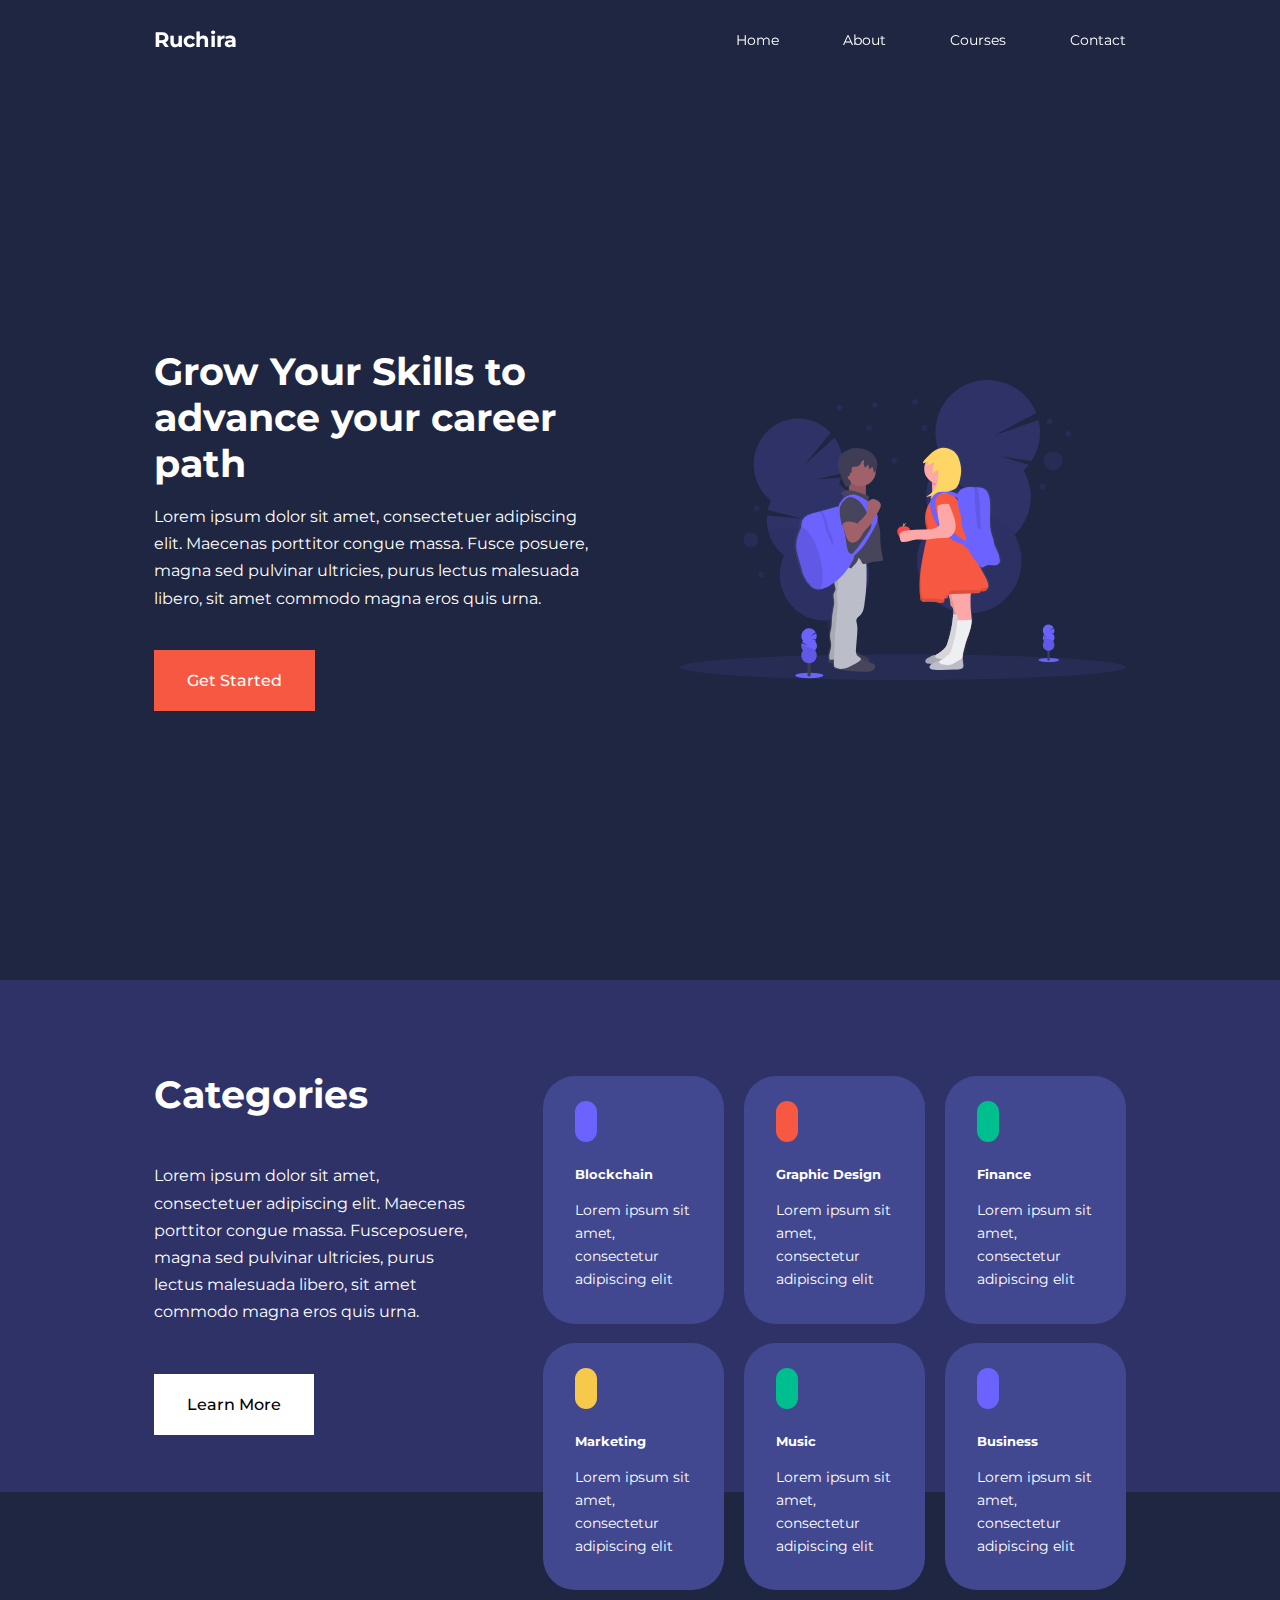
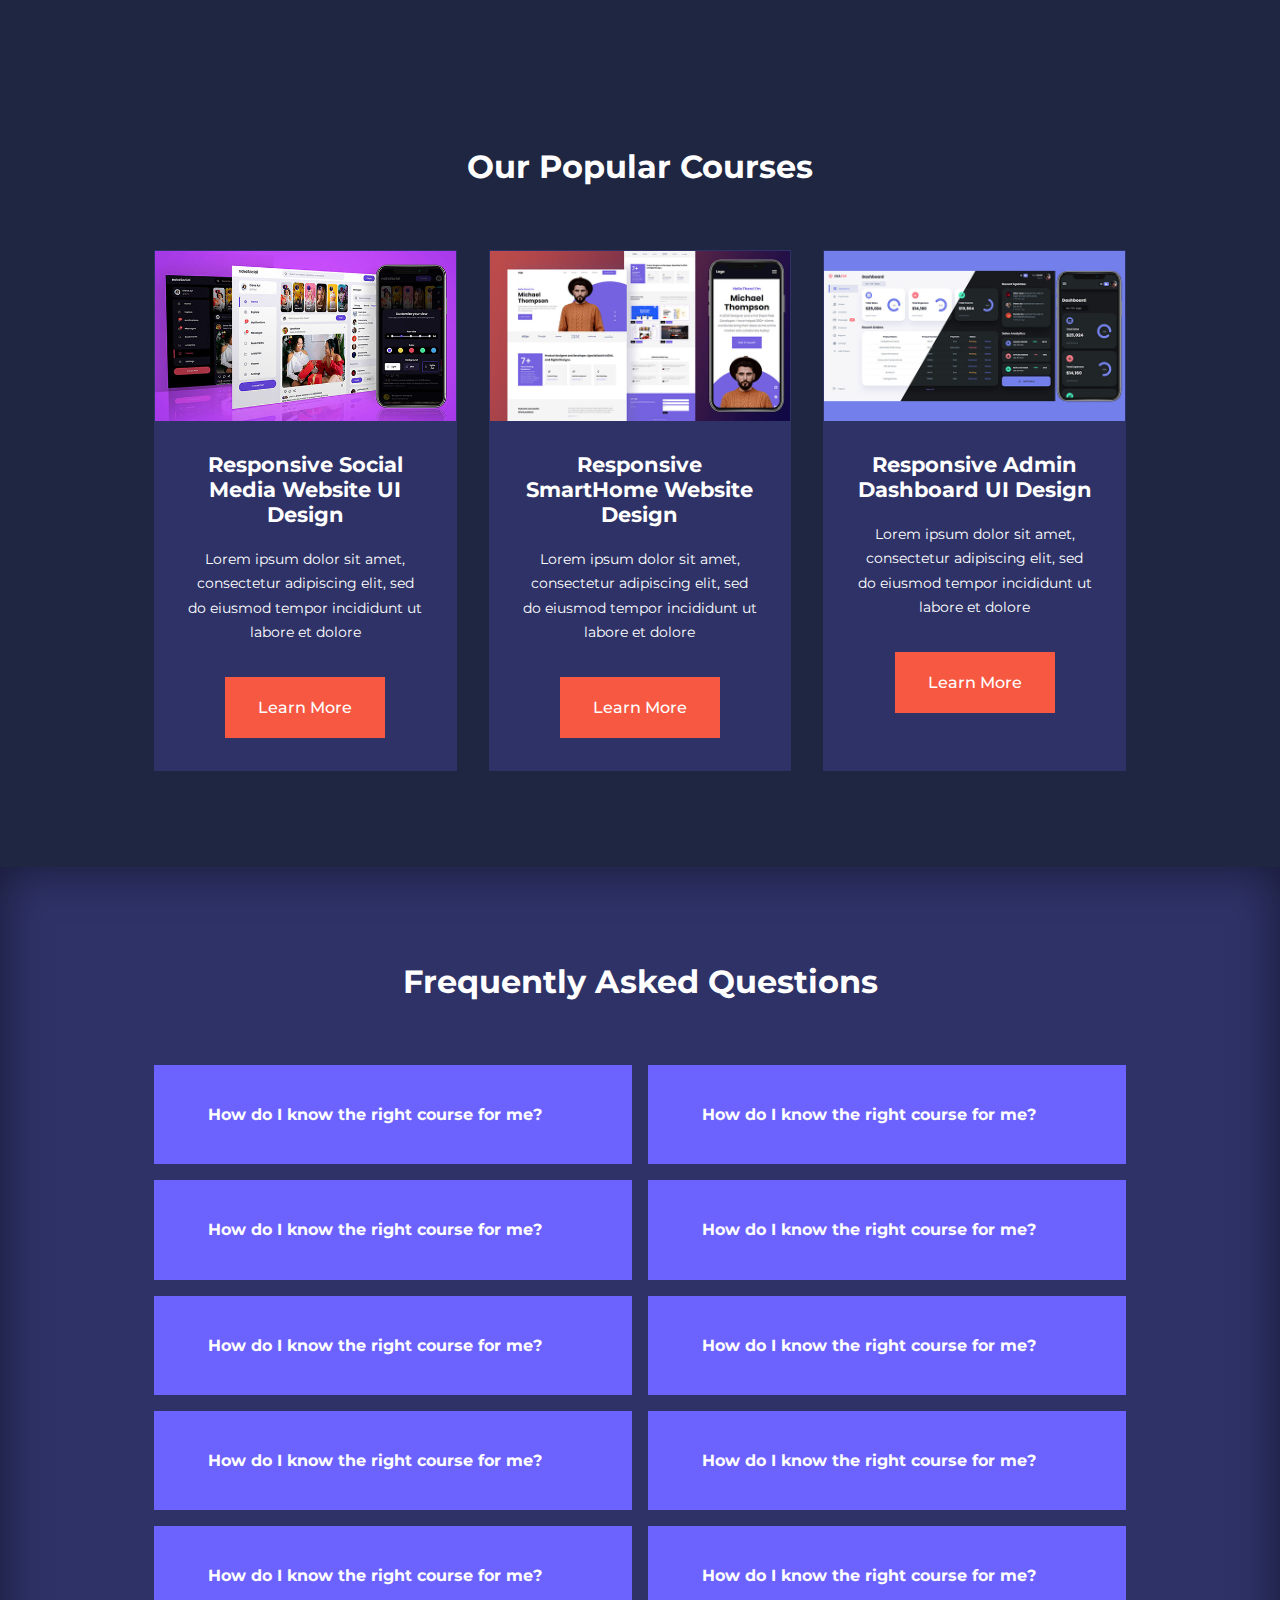
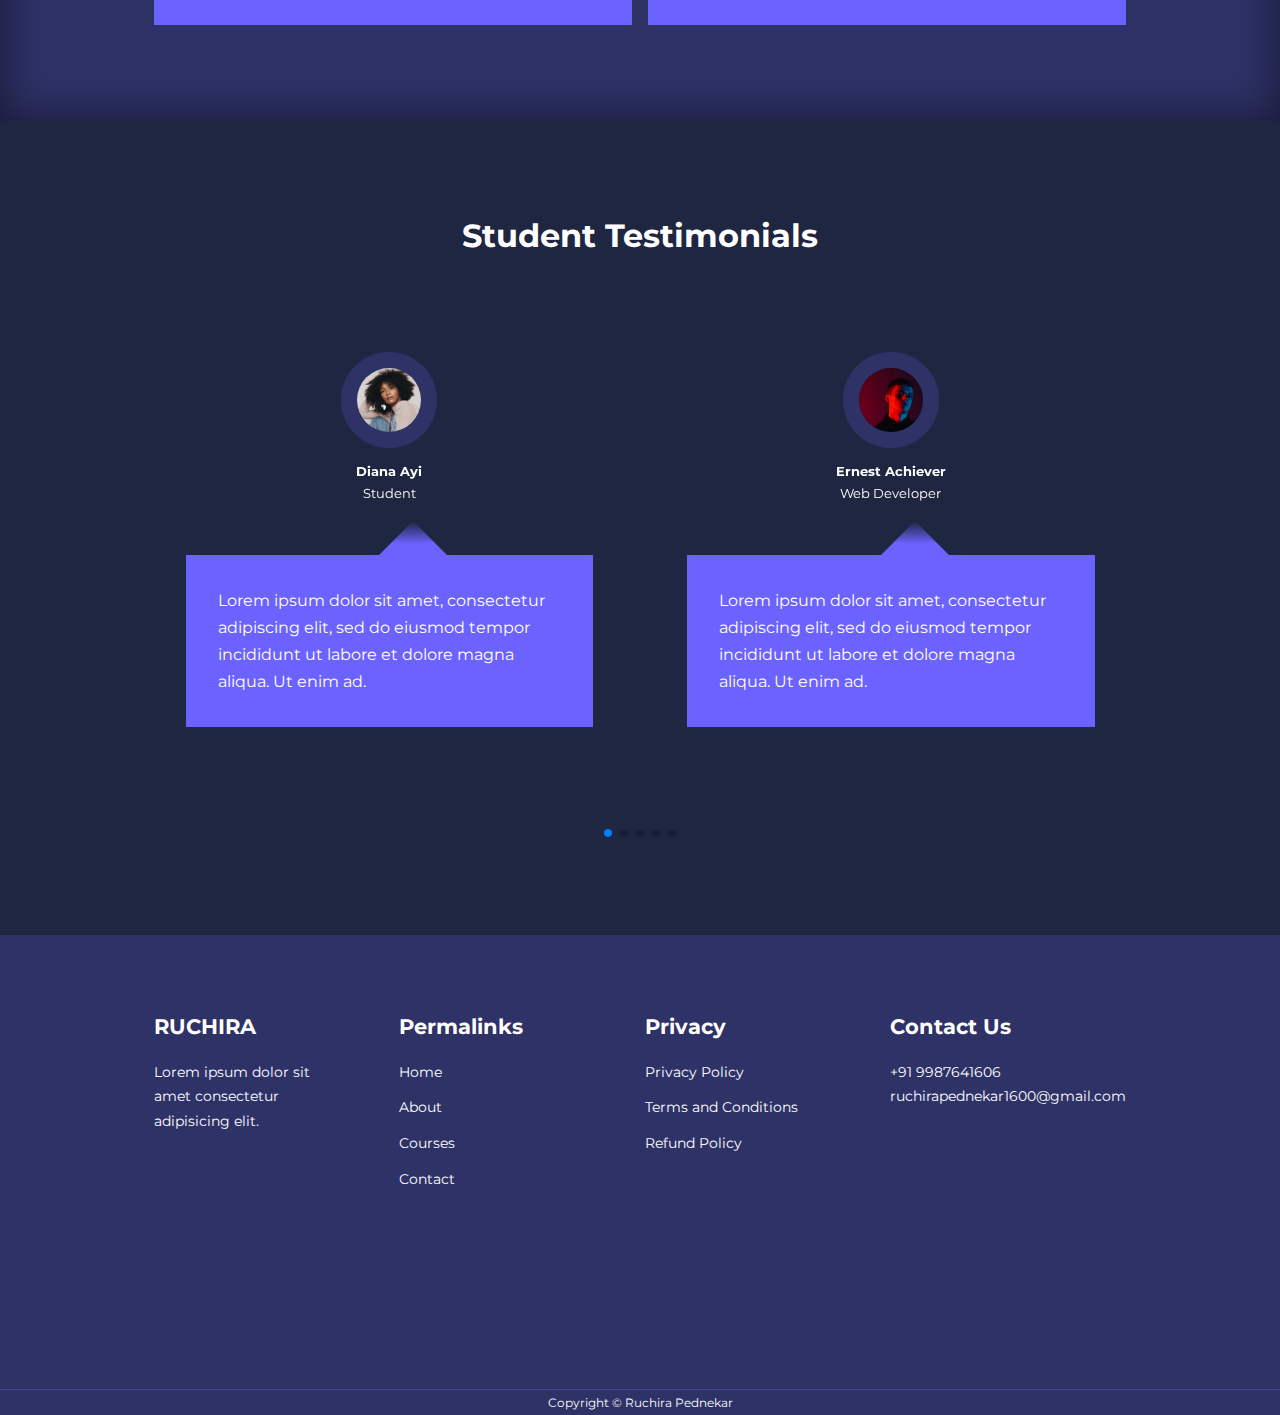
<file: index.html>
<!DOCTYPE html>
<html>

<head>
    <meta charset='utf-8'>
    <meta http-equiv='X-UA-Compatible' content='IE=edge'>
    <title>Multipage School Website</title>
    <meta name='viewport' content='width=device-width, initial-scale=1'>
    <link rel='stylesheet' type='text/css' media='screen' href='./css/style.css'>

    <!-------------------ICONSCOUT CDN --------------------->
    <link rel="stylesheet" href="https://unicons.iconscout.com/release/v2.1.6/css/unicons.css">

    <!----------------------------GOOGLE FONTS (MONTSERRAT)-->
    <link rel="preconnect" href="https://fonts.googleapis.com">
    <link rel="preconnect" href="https://fonts.gstatic.com" crossorigin>
    <link
        href="https://fonts.googleapis.com/css2?family=Montserrat:wght@300;400;500;600;700;800;900&family=Poppins:wght@300;400;500;600&display=swap"
        rel="stylesheet">

    <!------------------------SWIPER JS CDN------------------------------->
    <link rel="stylesheet" href="https://cdn.jsdelivr.net/npm/swiper@8/swiper-bundle.min.css" />

</head>

<body>
    <nav>
        <div class="container nav__container">
            <a href="index.html">
                <h4>Ruchira</h4>
            </a>
            <ul class="nav__menu">
                <li><a href="index.html">Home</a></li>
                <li><a href="about.html">About</a></li>
                <li><a href="courses.html">Courses</a></li>
                <li><a href="contact.html">Contact</a></li>

            </ul>

            <button id="open-menu-btn"><i class="uil uil-bars"></i></button>
            <button id="close-menu-btn"><i class="uil uil-multiply"></i></button>


        </div>
    </nav>

    <!--==================END OF NAVBAR=================-->


    <header>
        <div class="container header__container">
            <div class="header__left">
                <h1>Grow Your Skills to advance your career path</h1>
                <p>
                    Lorem ipsum dolor sit amet, consectetuer adipiscing elit. Maecenas porttitor congue massa. Fusce
                    posuere, magna sed pulvinar ultricies, purus lectus malesuada libero, sit amet commodo magna eros
                    quis urna.
                </p>
                <a href="courses.html" class="btn btn-primary">Get Started</a>
            </div>

            <div class="header__right">
                <div class="header__right-image">
                    <img src="./images/header.svg">
                </div>

            </div>
        </div>
    </header>
    <!----==================END OF HEADER==========================-->




    <section class="categories">
        <div class="container categories__container">
            <div class="categories__left">
                <h1>Categories</h1>
                <p>Lorem ipsum dolor sit amet, consectetuer adipiscing elit. Maecenas porttitor congue massa.
                    Fusceposuere, magna sed pulvinar ultricies, purus lectus malesuada libero, sit amet commodo magna
                    eros quis urna.
                </p>
                <a href="#" class="btn">Learn More</a>


            </div>
            <div class="categories__right">
                <article class="category">
                    <span class="category__icon"><i class="uil uil-bitcoin-circle"></i></span>
                    <h5>Blockchain</h5>
                    <p>Lorem ipsum sit amet, consectetur adipiscing elit</p>
                </article>

                <article class="category">
                    <span class="category__icon"><i class="uil uil-palette"></i></i></span>
                    <h5>Graphic Design</h5>
                    <p>Lorem ipsum sit amet, consectetur adipiscing elit</p>
                </article>

                <article class="category">
                    <span class="category__icon"><i class="uil uil-usd-circle"></i></i></span>
                    <h5>Finance</h5>
                    <p>Lorem ipsum sit amet, consectetur adipiscing elit</p>
                </article>

                <article class="category">
                    <span class="category__icon"><i class="uil uil-megaphone"></i></i></span>
                    <h5>Marketing</h5>
                    <p>Lorem ipsum sit amet, consectetur adipiscing elit</p>
                </article>

                <article class="category">
                    <span class="category__icon"><i class="uil uil-music"></i></i></span>
                    <h5>Music</h5>
                    <p>Lorem ipsum sit amet, consectetur adipiscing elit</p>
                </article>

                <article class="category">
                    <span class="category__icon"><i class="uil uil-puzzle-piece"></i></i></span>
                    <h5>Business</h5>
                    <p>Lorem ipsum sit amet, consectetur adipiscing elit</p>
                </article>
            </div>
        </div>

    </section>

    <!---==============END OF CATEGORIES====================-->

    <section class="courses">
        <h2>Our Popular Courses</h2>
        <div class="container courses__container">
            <article class="course">
                <div class="course__image">
                    <img src="./images/course1.jpg">
                </div>
                <div class="course__info">
                    <h4>Responsive Social Media Website UI Design</h4>
                    <p>
                        Lorem ipsum dolor sit amet, consectetur adipiscing elit, sed do eiusmod tempor incididunt ut
                        labore
                        et dolore
                    </p>
                    <a href="course.html" class="btn btn-primary">Learn More</a>
                </div>

            </article>

            <article class="course">
                <div class="course__image">
                    <img src="./images/course2.jpg">
                </div>
                <div class="course__info">
                    <h4>Responsive SmartHome Website Design</h4>
                    <p>
                        Lorem ipsum dolor sit amet, consectetur adipiscing elit, sed do eiusmod tempor incididunt ut
                        labore
                        et dolore
                    </p>
                    <a href="course.html" class="btn btn-primary">Learn More</a>
                </div>

            </article>

            <article class="course">
                <div class="course__image">
                    <img src="./images/course3.jpg">
                </div>
                <div class="course__info">
                    <h4>Responsive Admin Dashboard UI Design</h4>
                    <p>
                        Lorem ipsum dolor sit amet, consectetur adipiscing elit, sed do eiusmod tempor incididunt ut
                        labore
                        et dolore
                    </p>
                    <a href="course.html" class="btn btn-primary">Learn More</a>
                </div>
            </article>

        </div>

    </section>

    <!---======================== END OF COURSES===========================--->

    <section class="faqs">
        <h2>Frequently Asked Questions</h2>
        <div class="container faqs__container">
            <article class="faq">
                <div class="faq__icon"><i class="uil uil-plus"></i></div>
                <div class="question__answer">
                    <h4>How do I know the right course for me?</h4>
                    <p>
                        Lorem ipsum dolor sit amet, consectetur adipiscing elit, sed do eiusmod tempor incididunt ut
                        labore et dolore magna aliqua. Ut enim ad minim veniam, quis nostr one mover. Excepteur sint
                        occaecat cupid
                    </p>
                </div>
            </article>

            <article class="faq">
                <div class="faq__icon"><i class="uil uil-plus"></i></div>
                <div class="question__answer">
                    <h4>How do I know the right course for me?</h4>
                    <p>
                        Lorem ipsum dolor sit amet, consectetur adipiscing elit, sed do eiusmod tempor incididunt ut
                        labore et dolore magna aliqua. Ut enim ad minim veniam, quis nostr one mover. Excepteur sint
                        occaecat cupid
                    </p>
                </div>
            </article>

            <article class="faq">
                <div class="faq__icon"><i class="uil uil-plus"></i></div>
                <div class="question__answer">
                    <h4>How do I know the right course for me?</h4>
                    <p>
                        Lorem ipsum dolor sit amet, consectetur adipiscing elit, sed do eiusmod tempor incididunt ut
                        labore et dolore magna aliqua. Ut enim ad minim veniam, quis nostr one mover. Excepteur sint
                        occaecat cupid
                    </p>
                </div>
            </article>

            <article class="faq">
                <div class="faq__icon"><i class="uil uil-plus"></i></div>
                <div class="question__answer">
                    <h4>How do I know the right course for me?</h4>
                    <p>
                        Lorem ipsum dolor sit amet, consectetur adipiscing elit, sed do eiusmod tempor incididunt ut
                        labore et dolore magna aliqua. Ut enim ad minim veniam, quis nostr one mover. Excepteur sint
                        occaecat cupid
                    </p>
                </div>
            </article>

            <article class="faq">
                <div class="faq__icon"><i class="uil uil-plus"></i></div>
                <div class="question__answer">
                    <h4>How do I know the right course for me?</h4>
                    <p>
                        Lorem ipsum dolor sit amet, consectetur adipiscing elit, sed do eiusmod tempor incididunt ut
                        labore et dolore magna aliqua. Ut enim ad minim veniam, quis nostr one mover. Excepteur sint
                        occaecat cupid
                    </p>
                </div>
            </article>

            <article class="faq">
                <div class="faq__icon"><i class="uil uil-plus"></i></div>
                <div class="question__answer">
                    <h4>How do I know the right course for me?</h4>
                    <p>
                        Lorem ipsum dolor sit amet, consectetur adipiscing elit, sed do eiusmod tempor incididunt ut
                        labore et dolore magna aliqua. Ut enim ad minim veniam, quis nostr one mover. Excepteur sint
                        occaecat cupid
                    </p>
                </div>
            </article>

            <article class="faq">
                <div class="faq__icon"><i class="uil uil-plus"></i></div>
                <div class="question__answer">
                    <h4>How do I know the right course for me?</h4>
                    <p>
                        Lorem ipsum dolor sit amet, consectetur adipiscing elit, sed do eiusmod tempor incididunt ut
                        labore et dolore magna aliqua. Ut enim ad minim veniam, quis nostr one mover. Excepteur sint
                        occaecat cupid
                    </p>
                </div>
            </article>

            <article class="faq">
                <div class="faq__icon"><i class="uil uil-plus"></i></div>
                <div class="question__answer">
                    <h4>How do I know the right course for me?</h4>
                    <p>
                        Lorem ipsum dolor sit amet, consectetur adipiscing elit, sed do eiusmod tempor incididunt ut
                        labore et dolore magna aliqua. Ut enim ad minim veniam, quis nostr one mover. Excepteur sint
                        occaecat cupid
                    </p>
                </div>
            </article>

            <article class="faq">
                <div class="faq__icon"><i class="uil uil-plus"></i></div>
                <div class="question__answer">
                    <h4>How do I know the right course for me?</h4>
                    <p>
                        Lorem ipsum dolor sit amet, consectetur adipiscing elit, sed do eiusmod tempor incididunt ut
                        labore et dolore magna aliqua. Ut enim ad minim veniam, quis nostr one mover. Excepteur sint
                        occaecat cupid
                    </p>
                </div>
            </article>

            <article class="faq">
                <div class="faq__icon"><i class="uil uil-plus"></i></div>
                <div class="question__answer">
                    <h4>How do I know the right course for me?</h4>
                    <p>
                        Lorem ipsum dolor sit amet, consectetur adipiscing elit, sed do eiusmod tempor incididunt ut
                        labore et dolore magna aliqua. Ut enim ad minim veniam, quis nostr one mover. Excepteur sint
                        occaecat cupid
                    </p>
                </div>
            </article>
        </div>
    </section>
    <!--===========================================END OF FAQS=====================================-->



    <section class="container testimonials__container mySwiper">
        <h2>Student Testimonials</h2>
        <div class="swiper-wrapper">
            <article class="testimonial swiper-slide">
                <div class="avatar">
                    <img src="./images/avatar1.jpg">
                </div>
                <div class="testimonial__info">
                    <h5>Diana Ayi</h5>
                    <small>Student</small>
                </div>
                <div class="testimonial__body">
                    <p>
                        Lorem ipsum dolor sit amet, consectetur adipiscing elit, sed do eiusmod tempor incididunt ut
                        labore et dolore magna aliqua. Ut enim ad.
                    </p>
                </div>
            </article>

            <article class="testimonial swiper-slide">
                <div class="avatar">
                    <img src="./images/avatar2.jpg">
                </div>
                <div class="testimonial__info">
                    <h5>Ernest Achiever</h5>
                    <small>Web Developer</small>
                </div>
                <div class="testimonial__body">
                    <p>
                        Lorem ipsum dolor sit amet, consectetur adipiscing elit, sed do eiusmod tempor incididunt ut
                        labore et dolore magna aliqua. Ut enim ad.
                    </p>
                </div>
            </article>

            <article class="testimonial swiper-slide">
                <div class="avatar">
                    <img src="./images/avatar3.jpg">
                </div>
                <div class="testimonial__info">
                    <h5>Edem Quist</h5>
                    <small>Student</small>
                </div>
                <div class="testimonial__body">
                    <p>
                        Lorem ipsum dolor sit amet, consectetur adipiscing elit, sed do eiusmod tempor incididunt ut
                        labore et dolore magna aliqua. Ut enim ad.
                    </p>
                </div>
            </article>

            <article class="testimonial swiper-slide">
                <div class="avatar">
                    <img src="./images/avatar4.jpg">
                </div>
                <div class="testimonial__info">
                    <h5>Hajia Bintu</h5>
                    <small>Student</small>
                </div>
                <div class="testimonial__body">
                    <p>
                        Lorem ipsum dolor sit amet, consectetur adipiscing elit, sed do eiusmod tempor incididunt ut
                        labore et dolore magna aliqua. Ut enim ad.
                    </p>
                </div>
            </article>

            <article class="testimonial swiper-slide">
                <div class="avatar">
                    <img src="./images/avatar5.jpg">
                </div>
                <div class="testimonial__info">
                    <h5>John Doe</h5>
                    <small>Student</small>
                </div>
                <div class="testimonial__body">
                    <p>
                        Lorem ipsum dolor sit amet, consectetur adipiscing elit, sed do eiusmod tempor incididunt ut
                        labore et dolore magna aliqua. Ut enim ad.
                    </p>
                </div>
            </article>

            <article class="testimonial swiper-slide">
                <div class="avatar">
                    <img src="./images/avatar6.jpg">
                </div>
                <div class="testimonial__info">
                    <h5>Marie Luin</h5>
                    <small>Software Engineer</small>
                </div>
                <div class="testimonial__body">
                    <p>
                        Lorem ipsum dolor sit amet, consectetur adipiscing elit, sed do eiusmod tempor incididunt ut
                        labore et dolore magna aliqua. Ut enim ad.
                    </p>
                </div>
            </article>
        </div>
        <div class="swiper-pagination"></div>
    </section>

    <!--------========================END OF TESTIMONIALS=================================-->

    <footer>
        <div class="container footer__container">
            <div class="footer__1">
                <a href="index.html" class="footer__logo">
                    <h4>RUCHIRA</h4>
                </a>
                <p>
                    Lorem ipsum dolor sit amet consectetur adipisicing elit.
                </p>
            </div>

            <div class="footer__2">
                <h4>Permalinks</h4>
                <ul class="permalinks">
                    <li><a href="index.html">Home</a></li>
                    <li><a href="about.html">About</a></li>
                    <li><a href="courses.html">Courses</a></li>
                    <li><a href="contact.html">Contact</a></li>
                </ul>
            </div>

            <div class="footer__3">
                <h4>Privacy</h4>
                <ul class="privacy">
                    <li><a href="#">Privacy Policy</a></li>
                    <li><a href="#">Terms and Conditions</a></li>
                    <li><a href="#">Refund Policy</a></li>
                </ul>
            </div>

            <div class="footer__4">
                <h4>Contact Us</h4>
                <div>
                    <p>+91 9987641606</p>
                    <p>ruchirapednekar1600@gmail.com</p>
                </div>
            </div>

            <ul class="footer__socials">
                <li>
                    <a href="#"><i class="uil uil-facebook-f"></i></a>
                    <a href="#"><i class="uil uil-instagram-alt"></i></a>
                    <a href="#"><i class="uil uil-twitter"></i></a>
                    <a href="#"><i class="uil uil-linkedin-alt"></i></a>
                </li>
            </ul>


        </div>
        <div class="footer__copyright">
            <small>Copyright &copy; Ruchira Pednekar</small>
        </div>


    </footer>




    <script src="https://cdn.jsdelivr.net/npm/swiper@8/swiper-bundle.min.js"></script>
    <script src='./main.js'></script>


    <script>
        var swiper = new Swiper(".mySwiper", {
            slidesPerView: 1,
            spaceBetween: 30,
            pagination: {
                el: ".swiper-pagination",
                clickable: true,
            },

            // when window with is >- 600px
            breakpoints: {
                600: {
                    slidesPerView: 2,
                }
            }
        });
    </script>

</body>

</html>
</file>
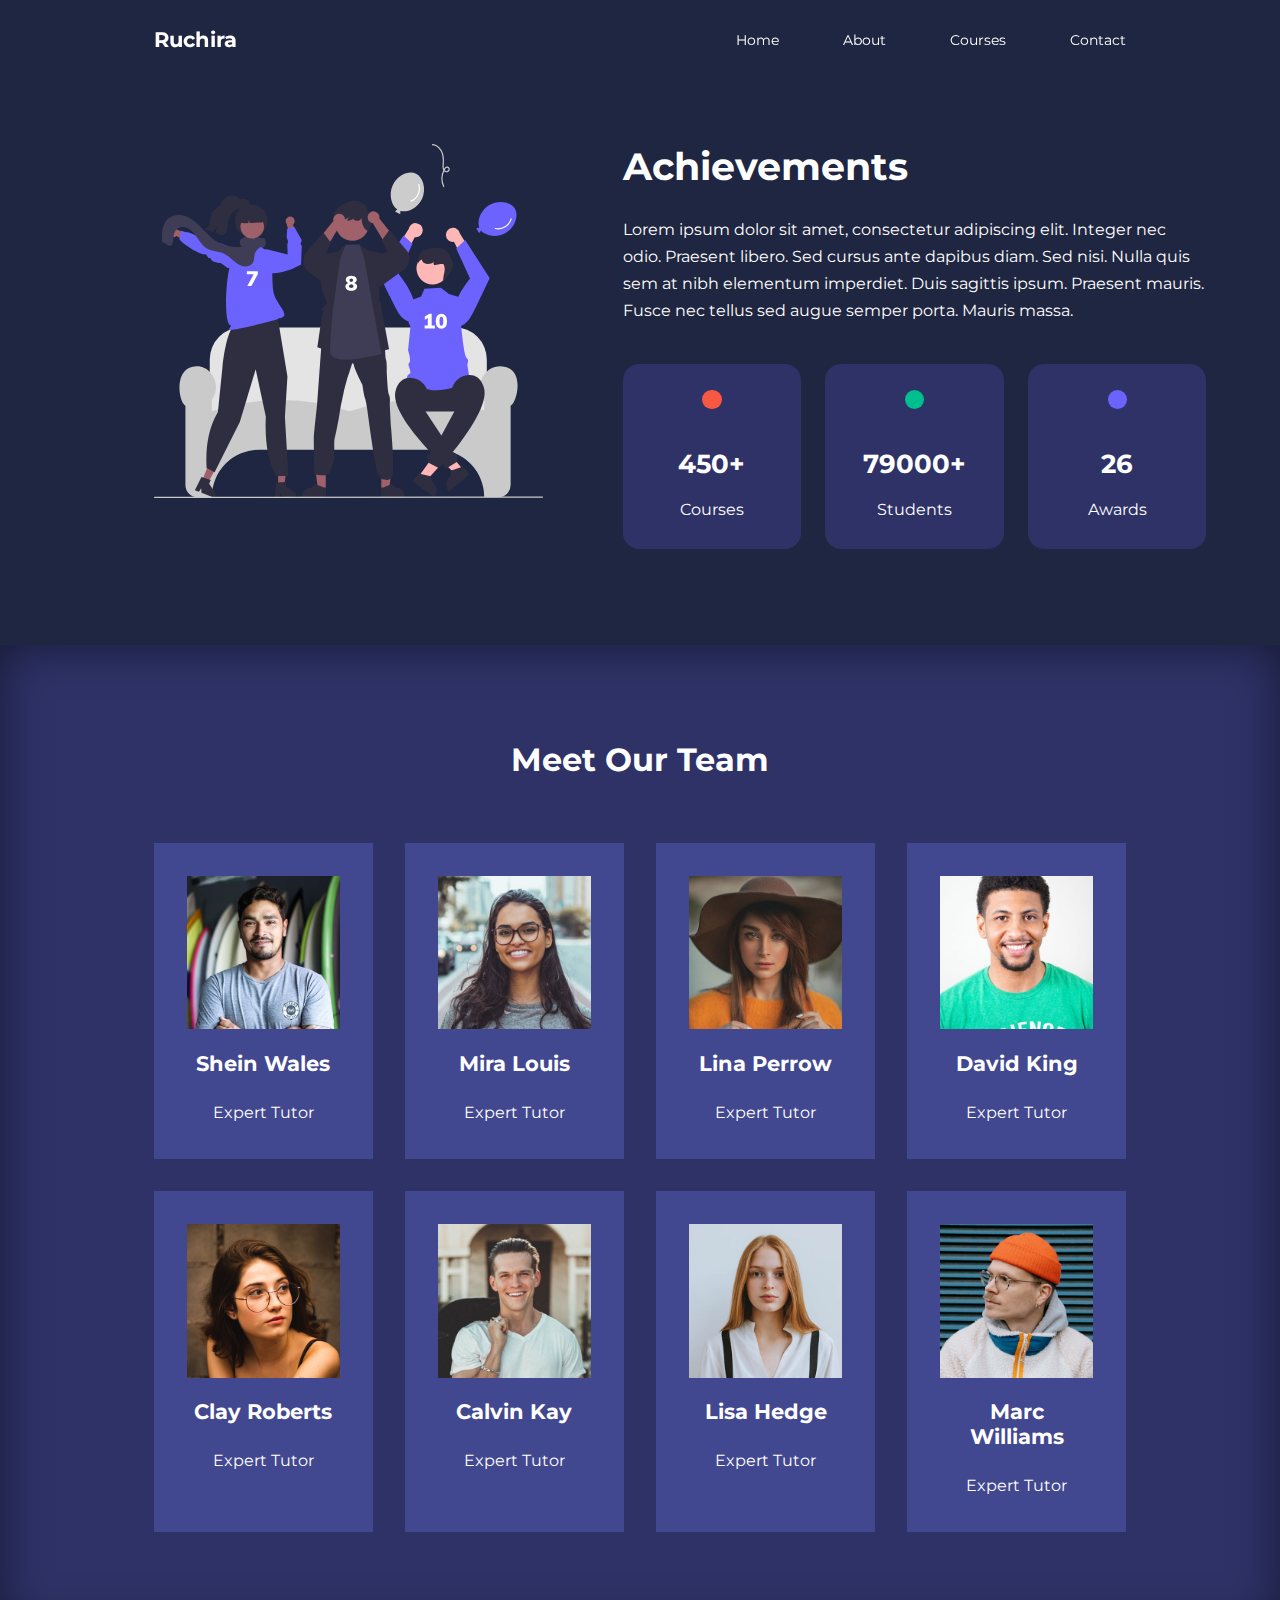
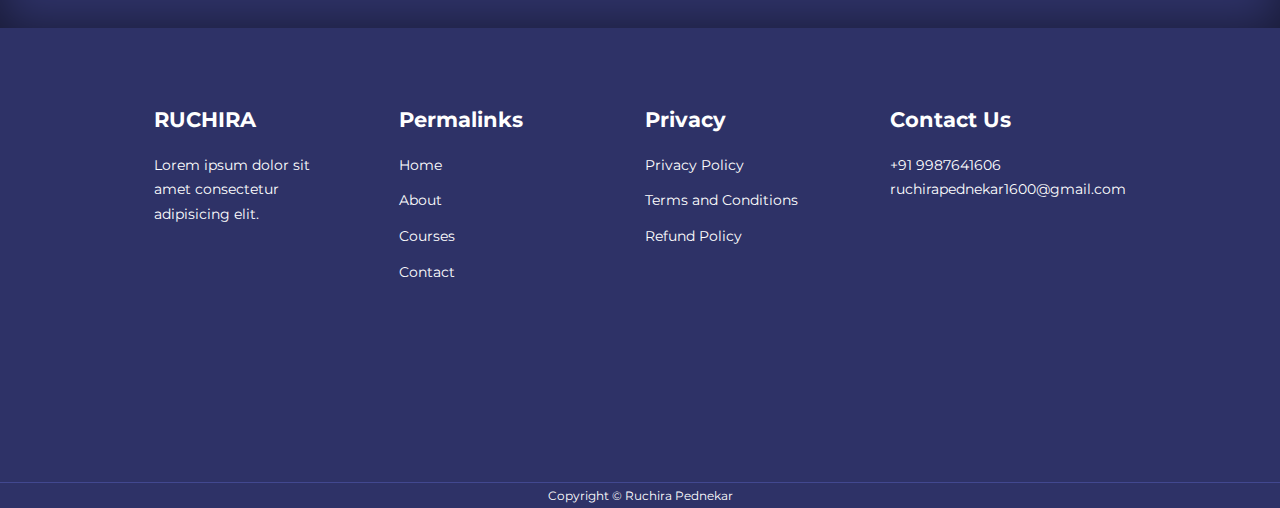
<file: about.html>
<!DOCTYPE html>
<html>

<head>
    <meta charset='utf-8'>
    <meta http-equiv='X-UA-Compatible' content='IE=edge'>
    <title>Multipage School Website</title>
    <meta name='viewport' content='width=device-width, initial-scale=1'>
    <link rel='stylesheet' type='text/css' media='screen' href='./css/style.css'>
    <link rel='stylesheet' type='text/css' media='screen' href='./css/about.css'>

    <!-------------------ICONSCOUT CDN --------------------->
    <link rel="stylesheet" href="https://unicons.iconscout.com/release/v2.1.6/css/unicons.css">

    <!----------------------------GOOGLE FONTS (MONTSERRAT)-->
    <link rel="preconnect" href="https://fonts.googleapis.com">
    <link rel="preconnect" href="https://fonts.gstatic.com" crossorigin>
    <link
        href="https://fonts.googleapis.com/css2?family=Montserrat:wght@300;400;500;600;700;800;900&family=Poppins:wght@300;400;500;600&display=swap"
        rel="stylesheet">

</head>

<body>
    <nav>
        <div class="container nav__container">
            <a href="index.html">
                <h4>Ruchira</h4>
            </a>
            <ul class="nav__menu">
                <li><a href="index.html">Home</a></li>
                <li><a href="about.html">About</a></li>
                <li><a href="courses.html">Courses</a></li>
                <li><a href="contact.html">Contact</a></li>

            </ul>

            <button id="open-menu-btn"><i class="uil uil-bars"></i></button>
            <button id="close-menu-btn"><i class="uil uil-multiply"></i></button>


        </div>
    </nav>

    <!--==================END OF NAVBAR=================-->

    <section class="about__achievements">
        <div class="container about__achievements-container">
            <div class="about__achievements-left">
                <img src="./images/about achievements.svg">
            </div>
            <div class="about__achievements-right">
                <h1>Achievements</h1>
                <p>
                    Lorem ipsum dolor sit amet, consectetur adipiscing elit. Integer nec odio. Praesent libero. Sed
                    cursus ante dapibus diam. Sed nisi. Nulla quis sem at nibh elementum imperdiet. Duis sagittis ipsum.
                    Praesent mauris. Fusce nec tellus sed augue semper porta. Mauris massa.
                </p>
                <div class="achievements__cards">
                    <article class="achievement__card">
                        <span class="achievement__icon"><i class="uil uil-video"></i></span>
                        <h3>450+</h3>
                        <p>Courses</p>
                    </article>

                    <article class="achievement__card">
                        <span class="achievement__icon"><i class="uil uil-users-alt"></i></span>
                        <h3>79000+</h3>
                        <p>Students</p>
                    </article>

                    <article class="achievement__card">
                        <span class="achievement__icon"><i class="uil uil-trophy"></i></span>
                        <h3>26</h3>
                        <p>Awards</p>
                    </article>
                </div>
            </div>
        </div>
    </section>

    <!--- ============================ END OF ACHIEVEMENTS =====================-->

    <section class="team">
        <h2>Meet Our Team</h2>
        <div class="container team__container">
            <article class="team__member">
                <div class="team__member-image">
                    <img src="./images/tm1.jpg">
                </div>

                <div class="team__member-info">
                    <h4>Shein Wales</h4>
                    <p>Expert Tutor</p>
                </div>

                <div class="team__member-socials">
                    <a href="https://instagram.com" target="_blank"><i class="uil uil-instagram"></i></a>
                    <a href="https://twitter.com" target="_blank"><i class="uil uil-twitter-alt"></i></a>
                    <a href="https://linkedin.com" target="_blank"><i class="uil uil-linkedin-alt"></i></a>
                </div>
            </article>

            <article class="team__member">
                <div class="team__member-image">
                    <img src="./images/tm2.jpg">
                </div>

                <div class="team__member-info">
                    <h4>Mira Louis</h4>
                    <p>Expert Tutor</p>
                </div>

                <div class="team__member-socials">
                    <a href="https://instagram.com" target="_blank"><i class="uil uil-instagram"></i></a>
                    <a href="https://twitter.com" target="_blank"><i class="uil uil-twitter-alt"></i></a>
                    <a href="https://linkedin.com" target="_blank"><i class="uil uil-linkedin-alt"></i></a>
                </div>
            </article>

            <article class="team__member">
                <div class="team__member-image">
                    <img src="./images/tm3.jpg">
                </div>

                <div class="team__member-info">
                    <h4>Lina Perrow</h4>
                    <p>Expert Tutor</p>
                </div>

                <div class="team__member-socials">
                    <a href="https://instagram.com" target="_blank"><i class="uil uil-instagram"></i></a>
                    <a href="https://twitter.com" target="_blank"><i class="uil uil-twitter-alt"></i></a>
                    <a href="https://linkedin.com" target="_blank"><i class="uil uil-linkedin-alt"></i></a>
                </div>
            </article>

            <article class="team__member">
                <div class="team__member-image">
                    <img src="./images/tm4.jpg">
                </div>

                <div class="team__member-info">
                    <h4>David King</h4>
                    <p>Expert Tutor</p>
                </div>

                <div class="team__member-socials">
                    <a href="https://instagram.com" target="_blank"><i class="uil uil-instagram"></i></a>
                    <a href="https://twitter.com" target="_blank"><i class="uil uil-twitter-alt"></i></a>
                    <a href="https://linkedin.com" target="_blank"><i class="uil uil-linkedin-alt"></i></a>
                </div>
            </article>

            <article class="team__member">
                <div class="team__member-image">
                    <img src="./images/tm5.jpg">
                </div>

                <div class="team__member-info">
                    <h4>Clay Roberts</h4>
                    <p>Expert Tutor</p>
                </div>

                <div class="team__member-socials">
                    <a href="https://instagram.com" target="_blank"><i class="uil uil-instagram"></i></a>
                    <a href="https://twitter.com" target="_blank"><i class="uil uil-twitter-alt"></i></a>
                    <a href="https://linkedin.com" target="_blank"><i class="uil uil-linkedin-alt"></i></a>
                </div>
            </article>

            <article class="team__member">
                <div class="team__member-image">
                    <img src="./images/tm6.jpg">
                </div>

                <div class="team__member-info">
                    <h4>Calvin Kay</h4>
                    <p>Expert Tutor</p>
                </div>

                <div class="team__member-socials">
                    <a href="https://instagram.com" target="_blank"><i class="uil uil-instagram"></i></a>
                    <a href="https://twitter.com" target="_blank"><i class="uil uil-twitter-alt"></i></a>
                    <a href="https://linkedin.com" target="_blank"><i class="uil uil-linkedin-alt"></i></a>
                </div>
            </article>

            <article class="team__member">
                <div class="team__member-image">
                    <img src="./images/tm7.jpg">
                </div>

                <div class="team__member-info">
                    <h4>Lisa Hedge</h4>
                    <p>Expert Tutor</p>
                </div>

                <div class="team__member-socials">
                    <a href="https://instagram.com" target="_blank"><i class="uil uil-instagram"></i></a>
                    <a href="https://twitter.com" target="_blank"><i class="uil uil-twitter-alt"></i></a>
                    <a href="https://linkedin.com" target="_blank"><i class="uil uil-linkedin-alt"></i></a>
                </div>
            </article>

            <article class="team__member">
                <div class="team__member-image">
                    <img src="./images/tm8.jpg">
                </div>

                <div class="team__member-info">
                    <h4>Marc Williams</h4>
                    <p>Expert Tutor</p>
                </div>

                <div class="team__member-socials">
                    <a href="https://instagram.com" target="_blank"><i class="uil uil-instagram"></i></a>
                    <a href="https://twitter.com" target="_blank"><i class="uil uil-twitter-alt"></i></a>
                    <a href="https://linkedin.com" target="_blank"><i class="uil uil-linkedin-alt"></i></a>
                </div>
            </article>
        </div>
    </section>

    <!--============================ END OF TEAM ======================================--->




















    <footer>
        <div class="container footer__container">
            <div class="footer__1">
                <a href="index.html" class="footer__logo">
                    <h4>RUCHIRA</h4>
                </a>
                <p>
                    Lorem ipsum dolor sit amet consectetur adipisicing elit.
                </p>
            </div>

            <div class="footer__2">
                <h4>Permalinks</h4>
                <ul class="permalinks">
                    <li><a href="index.html">Home</a></li>
                    <li><a href="about.html">About</a></li>
                    <li><a href="courses.html">Courses</a></li>
                    <li><a href="contact.html">Contact</a></li>
                </ul>
            </div>

            <div class="footer__3">
                <h4>Privacy</h4>
                <ul class="privacy">
                    <li><a href="#">Privacy Policy</a></li>
                    <li><a href="#">Terms and Conditions</a></li>
                    <li><a href="#">Refund Policy</a></li>
                </ul>
            </div>

            <div class="footer__4">
                <h4>Contact Us</h4>
                <div>
                    <p>+91 9987641606</p>
                    <p>ruchirapednekar1600@gmail.com</p>
                </div>
            </div>

            <ul class="footer__socials">
                <li>
                    <a href="#"><i class="uil uil-facebook-f"></i></a>
                    <a href="#"><i class="uil uil-instagram-alt"></i></a>
                    <a href="#"><i class="uil uil-twitter"></i></a>
                    <a href="#"><i class="uil uil-linkedin-alt"></i></a>
                </li>
            </ul>


        </div>
        <div class="footer__copyright">
            <small>Copyright &copy; Ruchira Pednekar</small>
        </div>


    </footer>





    <script src='./main.js'></script>




</body>

</html>
</file>
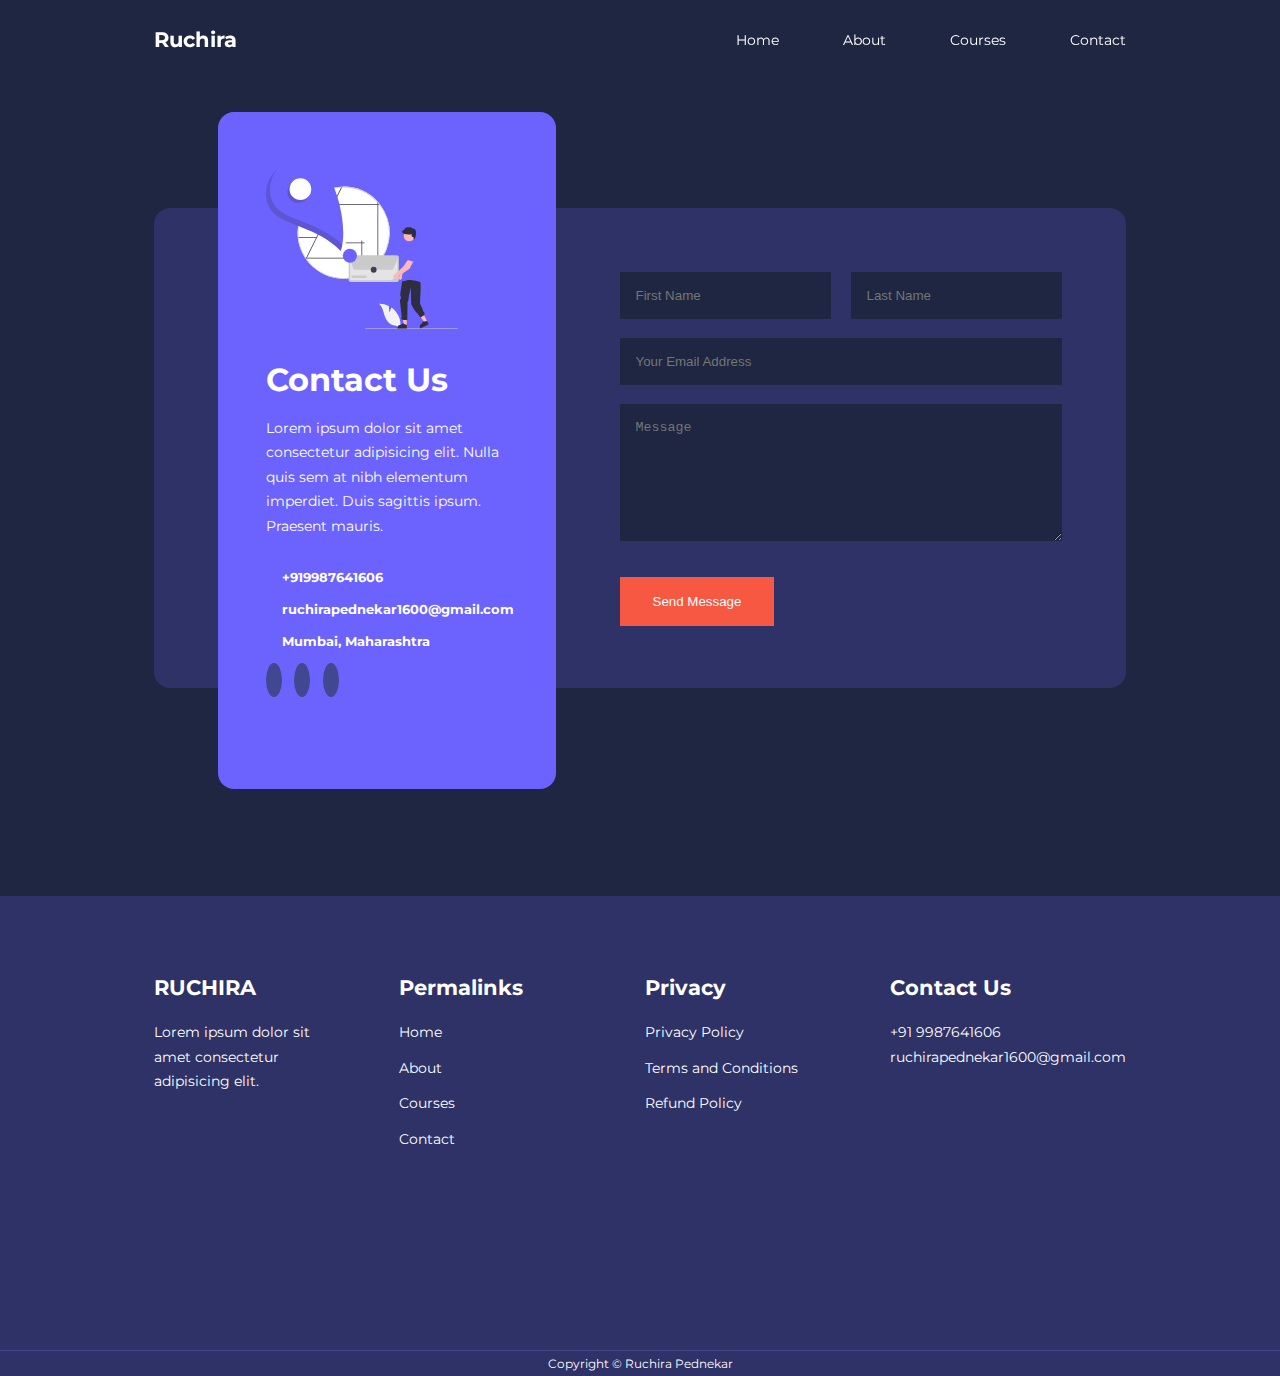
<file: contact.html>
<!DOCTYPE html>
<html>

<head>
    <meta charset='utf-8'>
    <meta http-equiv='X-UA-Compatible' content='IE=edge'>
    <title>Multipage School Website</title>
    <meta name='viewport' content='width=device-width, initial-scale=1'>
    <link rel='stylesheet' type='text/css' media='screen' href='./css/style.css'>
    <link rel='stylesheet' type='text/css' media='screen' href='./css/contact.css'>

    <!-------------------ICONSCOUT CDN --------------------->
    <link rel="stylesheet" href="https://unicons.iconscout.com/release/v2.1.6/css/unicons.css">

    <!----------------------------GOOGLE FONTS (MONTSERRAT)-->
    <link rel="preconnect" href="https://fonts.googleapis.com">
    <link rel="preconnect" href="https://fonts.gstatic.com" crossorigin>
    <link
        href="https://fonts.googleapis.com/css2?family=Montserrat:wght@300;400;500;600;700;800;900&family=Poppins:wght@300;400;500;600&display=swap"
        rel="stylesheet">

</head>

<body>
    <nav>
        <div class="container nav__container">
            <a href="index.html">
                <h4>Ruchira</h4>
            </a>
            <ul class="nav__menu">
                <li><a href="index.html">Home</a></li>
                <li><a href="about.html">About</a></li>
                <li><a href="courses.html">Courses</a></li>
                <li><a href="contact.html">Contact</a></li>

            </ul>

            <button id="open-menu-btn"><i class="uil uil-bars"></i></button>
            <button id="close-menu-btn"><i class="uil uil-multiply"></i></button>


        </div>
    </nav>

    <!--==================END OF NAVBAR=================-->

    <section class="contact">
        <div class="container contact__container">
            <aside class="contact__aside">
                <div class="aside__image">
                    <img src="./images/contact.svg">
                </div>
                <h2>Contact Us</h2>
                <p>
                    Lorem ipsum dolor sit amet consectetur adipisicing elit. Nulla quis sem at nibh elementum imperdiet.
                    Duis sagittis ipsum. Praesent mauris.
                </p>
                <ul class="contact__details">
                    <li>
                        <i class="uil uil-phone-times"></i>
                        <h5>+919987641606</h5>
                    </li>
                    <li>
                        <i class="uil uil-envelope"></i>
                        <h5>ruchirapednekar1600@gmail.com</h5>
                    </li>
                    <li>
                        <i class="uil uil-location-point"></i>
                        <h5>Mumbai, Maharashtra</h5>
                    </li>
                </ul>

                <ul class="contact__socials">
                    <li><a href="https://instagram.com"><i class="uil uil-instagram-alt"></i></a></li>
                    <li><a href="https://facebook.com"><i class="uil uil-facebook-f"></i></a></li>
                    <li><a href="https://linkedin.com"><i class="uil uil-linkedin-alt"></i></a></li>
                </ul>
            </aside>

            <form action="https://formspree.io/f/xzbwlwvk" class="contact__form" method="POST">
                <div class="form__name">
                    <input type="text" name="First Name" placeholder="First Name" required>
                    <input type="text" name="Last Name" placeholder="Last Name" required>
                </div>
                <input type="email" name="Email Address" placeholder="Your Email Address" required>
                <textarea name="Message" rows="7" placeholder="Message" required></textarea>
                <button type="submit" class="btn btn-primary">Send Message</button>


            </form>



        </div>
    </section>
















    <footer>
        <div class="container footer__container">
            <div class="footer__1">
                <a href="index.html" class="footer__logo">
                    <h4>RUCHIRA</h4>
                </a>
                <p>
                    Lorem ipsum dolor sit amet consectetur adipisicing elit.
                </p>
            </div>

            <div class="footer__2">
                <h4>Permalinks</h4>
                <ul class="permalinks">
                    <li><a href="index.html">Home</a></li>
                    <li><a href="about.html">About</a></li>
                    <li><a href="courses.html">Courses</a></li>
                    <li><a href="contact.html">Contact</a></li>
                </ul>
            </div>

            <div class="footer__3">
                <h4>Privacy</h4>
                <ul class="privacy">
                    <li><a href="#">Privacy Policy</a></li>
                    <li><a href="#">Terms and Conditions</a></li>
                    <li><a href="#">Refund Policy</a></li>
                </ul>
            </div>

            <div class="footer__4">
                <h4>Contact Us</h4>
                <div>
                    <p>+91 9987641606</p>
                    <p>ruchirapednekar1600@gmail.com</p>
                </div>
            </div>

            <ul class="footer__socials">
                <li>
                    <a href="#"><i class="uil uil-facebook-f"></i></a>
                    <a href="#"><i class="uil uil-instagram-alt"></i></a>
                    <a href="#"><i class="uil uil-twitter"></i></a>
                    <a href="#"><i class="uil uil-linkedin-alt"></i></a>
                </li>
            </ul>


        </div>
        <div class="footer__copyright">
            <small>Copyright &copy; Ruchira Pednekar</small>
        </div>


    </footer>





    <script src='./main.js'></script>




</body>

</html>
</file>
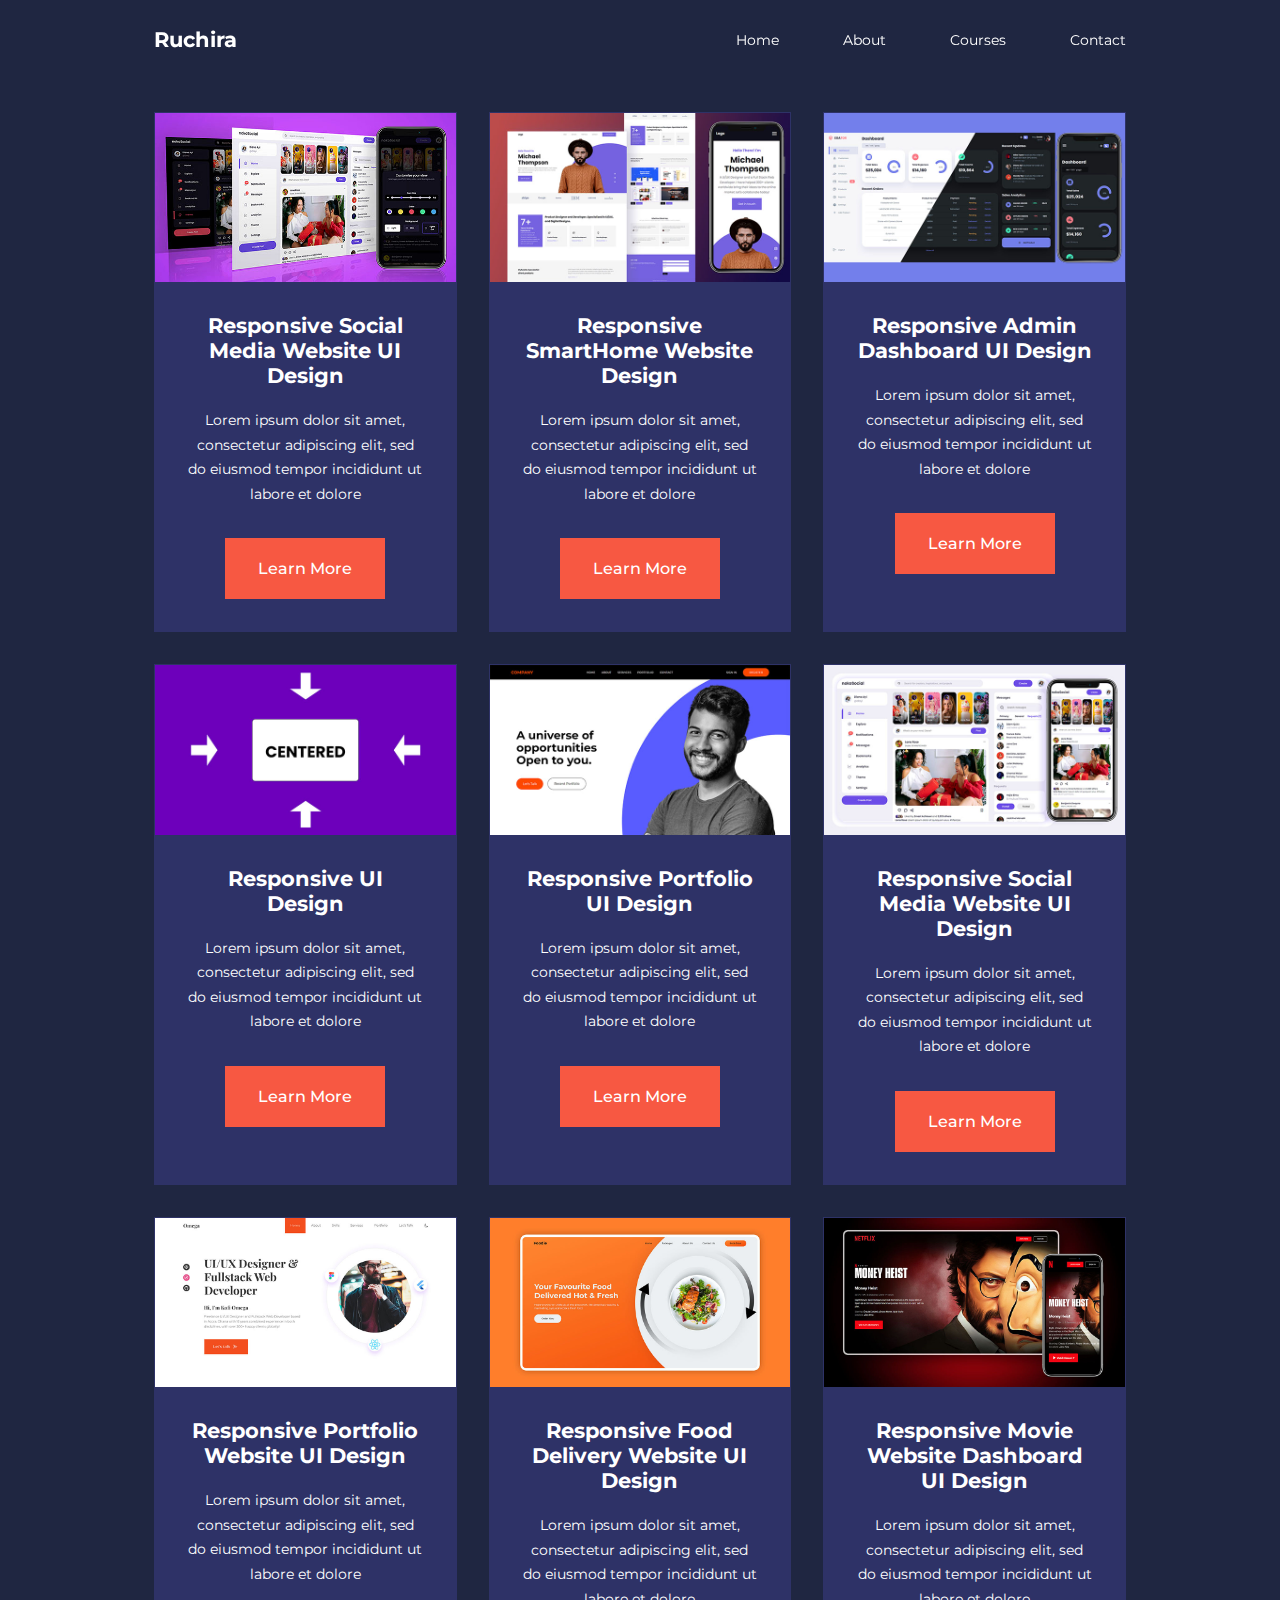
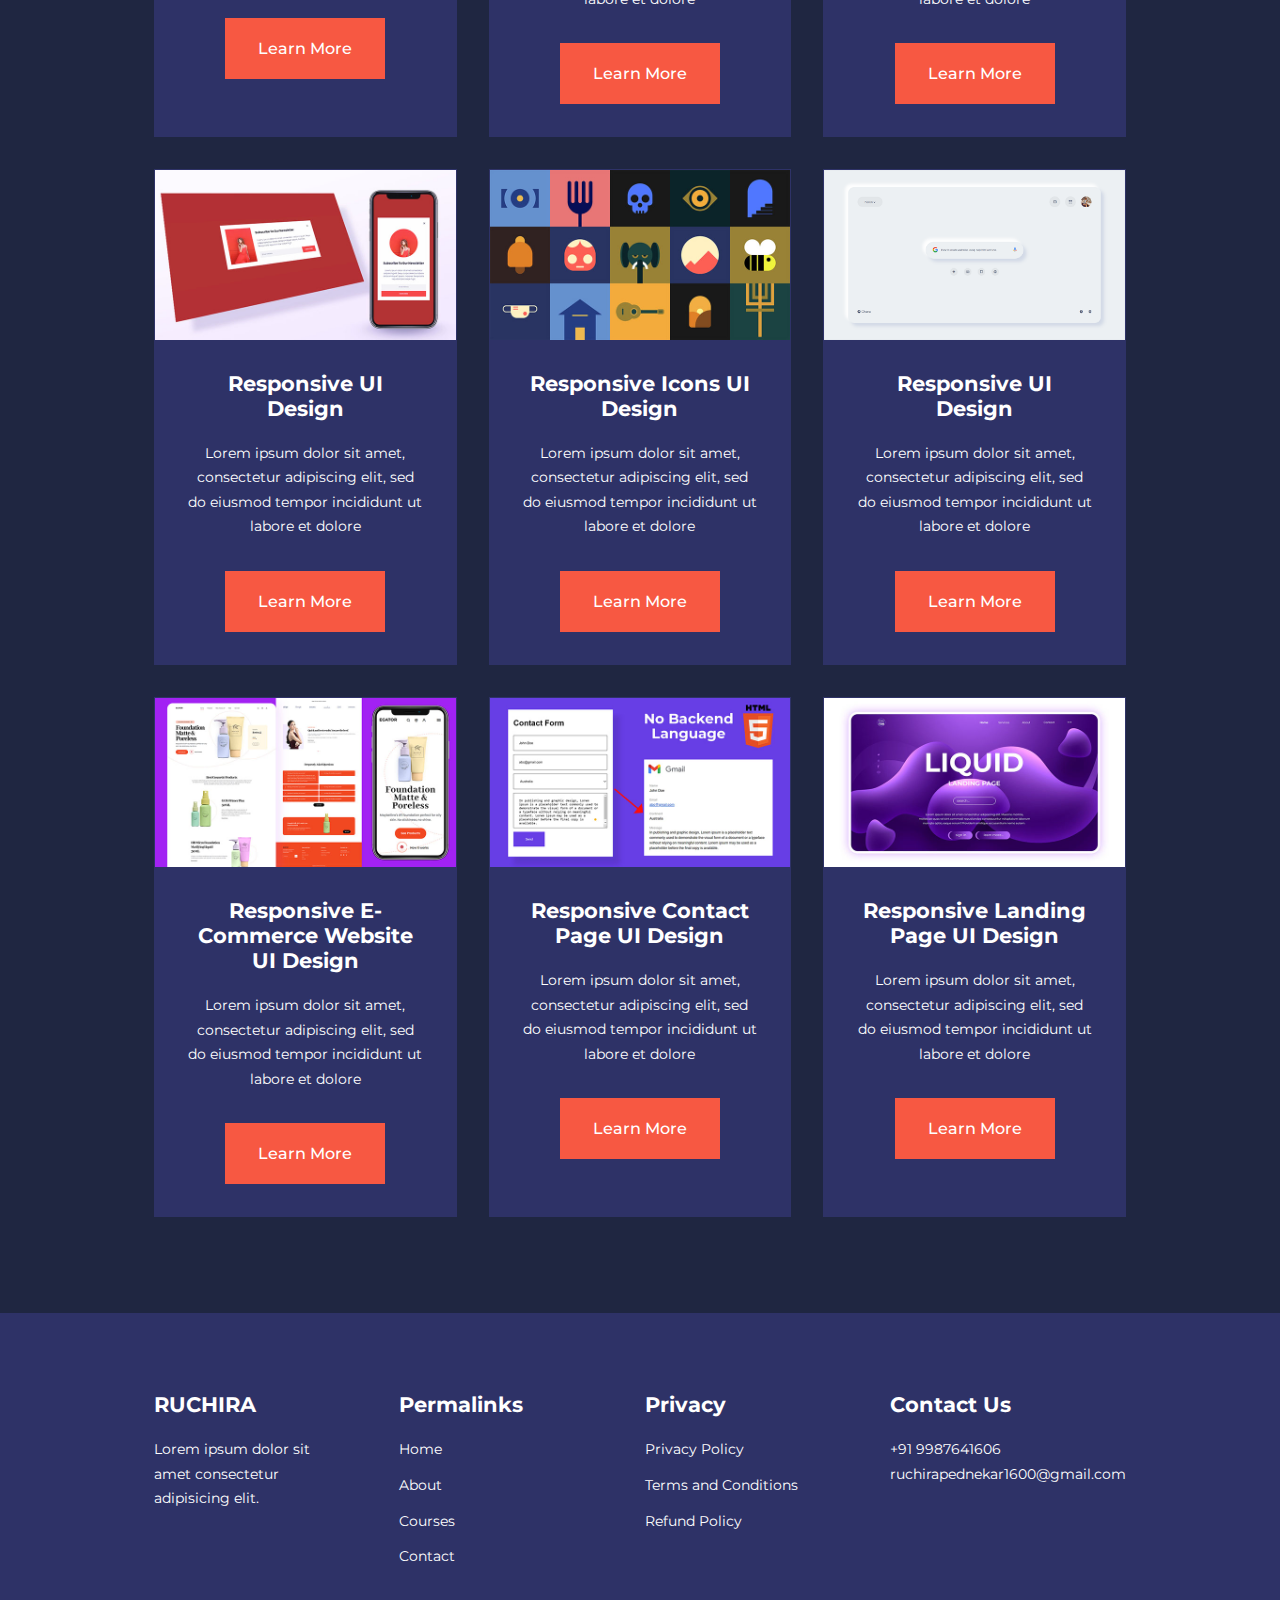
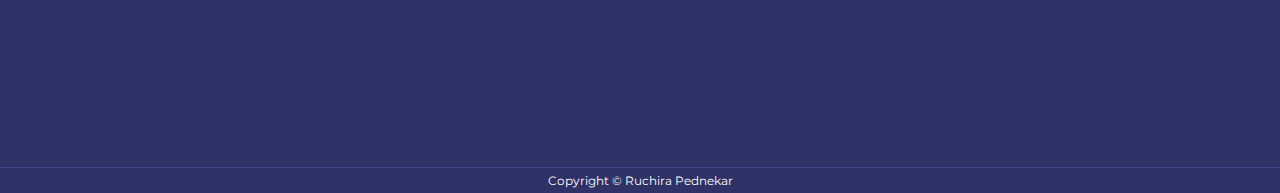
<file: courses.html>
<!DOCTYPE html>
<html>

<head>
    <meta charset='utf-8'>
    <meta http-equiv='X-UA-Compatible' content='IE=edge'>
    <title>Multipage School Website</title>
    <meta name='viewport' content='width=device-width, initial-scale=1'>
    <link rel='stylesheet' type='text/css' media='screen' href='./css/style.css'>
    <style>
        .courses {
            margin-top: 1rem;
        }
    </style>


    <!-------------------ICONSCOUT CDN --------------------->
    <link rel="stylesheet" href="https://unicons.iconscout.com/release/v2.1.6/css/unicons.css">

    <!----------------------------GOOGLE FONTS (MONTSERRAT)-->
    <link rel="preconnect" href="https://fonts.googleapis.com">
    <link rel="preconnect" href="https://fonts.gstatic.com" crossorigin>
    <link
        href="https://fonts.googleapis.com/css2?family=Montserrat:wght@300;400;500;600;700;800;900&family=Poppins:wght@300;400;500;600&display=swap"
        rel="stylesheet">

</head>

<body>
    <nav>
        <div class="container nav__container">
            <a href="index.html">
                <h4>Ruchira</h4>
            </a>
            <ul class="nav__menu">
                <li><a href="index.html">Home</a></li>
                <li><a href="about.html">About</a></li>
                <li><a href="courses.html">Courses</a></li>
                <li><a href="contact.html">Contact</a></li>

            </ul>

            <button id="open-menu-btn"><i class="uil uil-bars"></i></button>
            <button id="close-menu-btn"><i class="uil uil-multiply"></i></button>


        </div>
    </nav>

    <!--==================END OF NAVBAR=================-->




    <section class="courses">
        <div class="container courses__container">
            <article class="course">
                <div class="course__image">
                    <img src="./images/course1.jpg">
                </div>
                <div class="course__info">
                    <h4>Responsive Social Media Website UI Design</h4>
                    <p>
                        Lorem ipsum dolor sit amet, consectetur adipiscing elit, sed do eiusmod tempor incididunt ut
                        labore
                        et dolore
                    </p>
                    <a href="course.html" class="btn btn-primary">Learn More</a>
                </div>

            </article>

            <article class="course">
                <div class="course__image">
                    <img src="./images/course2.jpg">
                </div>
                <div class="course__info">
                    <h4>Responsive SmartHome Website Design</h4>
                    <p>
                        Lorem ipsum dolor sit amet, consectetur adipiscing elit, sed do eiusmod tempor incididunt ut
                        labore
                        et dolore
                    </p>
                    <a href="course.html" class="btn btn-primary">Learn More</a>
                </div>

            </article>

            <article class="course">
                <div class="course__image">
                    <img src="./images/course3.jpg">
                </div>
                <div class="course__info">
                    <h4>Responsive Admin Dashboard UI Design</h4>
                    <p>
                        Lorem ipsum dolor sit amet, consectetur adipiscing elit, sed do eiusmod tempor incididunt ut
                        labore
                        et dolore
                    </p>
                    <a href="course.html" class="btn btn-primary">Learn More</a>
                </div>
            </article>

            <article class="course">
                <div class="course__image">
                    <img src="./images/course4.jpg">
                </div>
                <div class="course__info">
                    <h4>Responsive UI Design</h4>
                    <p>
                        Lorem ipsum dolor sit amet, consectetur adipiscing elit, sed do eiusmod tempor incididunt ut
                        labore
                        et dolore
                    </p>
                    <a href="course.html" class="btn btn-primary">Learn More</a>
                </div>
            </article>

            <article class="course">
                <div class="course__image">
                    <img src="./images/course5.jpg">
                </div>
                <div class="course__info">
                    <h4>Responsive Portfolio UI Design</h4>
                    <p>
                        Lorem ipsum dolor sit amet, consectetur adipiscing elit, sed do eiusmod tempor incididunt ut
                        labore
                        et dolore
                    </p>
                    <a href="course.html" class="btn btn-primary">Learn More</a>
                </div>
            </article>


            <article class="course">
                <div class="course__image">
                    <img src="./images/course6.jpg">
                </div>
                <div class="course__info">
                    <h4>Responsive Social Media Website UI Design</h4>
                    <p>
                        Lorem ipsum dolor sit amet, consectetur adipiscing elit, sed do eiusmod tempor incididunt ut
                        labore
                        et dolore
                    </p>
                    <a href="course.html" class="btn btn-primary">Learn More</a>
                </div>
            </article>

            <article class="course">
                <div class="course__image">
                    <img src="./images/course7.jpg">
                </div>
                <div class="course__info">
                    <h4>Responsive Portfolio Website UI Design</h4>
                    <p>
                        Lorem ipsum dolor sit amet, consectetur adipiscing elit, sed do eiusmod tempor incididunt ut
                        labore
                        et dolore
                    </p>
                    <a href="course.html" class="btn btn-primary">Learn More</a>
                </div>
            </article>

            <article class="course">
                <div class="course__image">
                    <img src="./images/course8.jpg">
                </div>
                <div class="course__info">
                    <h4>Responsive Food Delivery Website UI Design</h4>
                    <p>
                        Lorem ipsum dolor sit amet, consectetur adipiscing elit, sed do eiusmod tempor incididunt ut
                        labore
                        et dolore
                    </p>
                    <a href="course.html" class="btn btn-primary">Learn More</a>
                </div>
            </article>

            <article class="course">
                <div class="course__image">
                    <img src="./images/course9.jpg">
                </div>
                <div class="course__info">
                    <h4>Responsive Movie Website Dashboard UI Design</h4>
                    <p>
                        Lorem ipsum dolor sit amet, consectetur adipiscing elit, sed do eiusmod tempor incididunt ut
                        labore
                        et dolore
                    </p>
                    <a href="course.html" class="btn btn-primary">Learn More</a>
                </div>
            </article>

            <article class="course">
                <div class="course__image">
                    <img src="./images/course10.jpg">
                </div>
                <div class="course__info">
                    <h4>Responsive UI Design</h4>
                    <p>
                        Lorem ipsum dolor sit amet, consectetur adipiscing elit, sed do eiusmod tempor incididunt ut
                        labore
                        et dolore
                    </p>
                    <a href="course.html" class="btn btn-primary">Learn More</a>
                </div>
            </article>

            <article class="course">
                <div class="course__image">
                    <img src="./images/course11.jpg">
                </div>
                <div class="course__info">
                    <h4>Responsive Icons UI Design</h4>
                    <p>
                        Lorem ipsum dolor sit amet, consectetur adipiscing elit, sed do eiusmod tempor incididunt ut
                        labore
                        et dolore
                    </p>
                    <a href="course.html" class="btn btn-primary">Learn More</a>
                </div>
            </article>

            <article class="course">
                <div class="course__image">
                    <img src="./images/course12.jpg">
                </div>
                <div class="course__info">
                    <h4>Responsive UI Design</h4>
                    <p>
                        Lorem ipsum dolor sit amet, consectetur adipiscing elit, sed do eiusmod tempor incididunt ut
                        labore
                        et dolore
                    </p>
                    <a href="course.html" class="btn btn-primary">Learn More</a>
                </div>
            </article>

            <article class="course">
                <div class="course__image">
                    <img src="./images/course13.jpg">
                </div>
                <div class="course__info">
                    <h4>Responsive E-Commerce Website UI Design</h4>
                    <p>
                        Lorem ipsum dolor sit amet, consectetur adipiscing elit, sed do eiusmod tempor incididunt ut
                        labore
                        et dolore
                    </p>
                    <a href="course.html" class="btn btn-primary">Learn More</a>
                </div>
            </article>

            <article class="course">
                <div class="course__image">
                    <img src="./images/course14.jpg">
                </div>
                <div class="course__info">
                    <h4>Responsive Contact Page UI Design</h4>
                    <p>
                        Lorem ipsum dolor sit amet, consectetur adipiscing elit, sed do eiusmod tempor incididunt ut
                        labore
                        et dolore
                    </p>
                    <a href="course.html" class="btn btn-primary">Learn More</a>
                </div>
            </article>

            <article class="course">
                <div class="course__image">
                    <img src="./images/course15.jpg">
                </div>
                <div class="course__info">
                    <h4>Responsive Landing Page UI Design</h4>
                    <p>
                        Lorem ipsum dolor sit amet, consectetur adipiscing elit, sed do eiusmod tempor incididunt ut
                        labore
                        et dolore
                    </p>
                    <a href="course.html" class="btn btn-primary">Learn More</a>
                </div>
            </article>

        </div>

    </section>

    <!---======================== END OF COURSES===========================--->











    <footer>
        <div class="container footer__container">
            <div class="footer__1">
                <a href="index.html" class="footer__logo">
                    <h4>RUCHIRA</h4>
                </a>
                <p>
                    Lorem ipsum dolor sit amet consectetur adipisicing elit.
                </p>
            </div>

            <div class="footer__2">
                <h4>Permalinks</h4>
                <ul class="permalinks">
                    <li><a href="index.html">Home</a></li>
                    <li><a href="about.html">About</a></li>
                    <li><a href="courses.html">Courses</a></li>
                    <li><a href="contact.html">Contact</a></li>
                </ul>
            </div>

            <div class="footer__3">
                <h4>Privacy</h4>
                <ul class="privacy">
                    <li><a href="#">Privacy Policy</a></li>
                    <li><a href="#">Terms and Conditions</a></li>
                    <li><a href="#">Refund Policy</a></li>
                </ul>
            </div>

            <div class="footer__4">
                <h4>Contact Us</h4>
                <div>
                    <p>+91 9987641606</p>
                    <p>ruchirapednekar1600@gmail.com</p>
                </div>
            </div>

            <ul class="footer__socials">
                <li>
                    <a href="#"><i class="uil uil-facebook-f"></i></a>
                    <a href="#"><i class="uil uil-instagram-alt"></i></a>
                    <a href="#"><i class="uil uil-twitter"></i></a>
                    <a href="#"><i class="uil uil-linkedin-alt"></i></a>
                </li>
            </ul>


        </div>
        <div class="footer__copyright">
            <small>Copyright &copy; Ruchira Pednekar</small>
        </div>


    </footer>





    <script src='./main.js'></script>




</body>

</html>
</file>
<file: css/style.css>
*{
    margin: 0;
    padding: 0;
    border: 0;
    outline: 0;
    text-decoration: none;
    list-style: none;
    box-sizing: border-box;

}

 :root{
    --color-primary: #6c63ff;
    --color-success: #00bf8e;
    --color-warning: #f7c94b;
    --color-danger: #f75842;
    --color-white: #fff;
    --color-black: #000;
    --color-bg: #1f2641;
    --color-bg1: #2e3267;
    --color-bg2: #424890;

    --container-width-lg: 76%;
    --container-width-md: 90%;
    --container-width-sm: 94%;

    --transition: all 400ms ease;
}

body{
    font-family: 'Montserrat', sans-serif;
    line-height: 1.7;
    color: var(--color-white);
    background-color: var(--color-bg);

}

.container{
    width: var(--container-width-lg);
    margin: 0 auto; 
}

section{
    padding: 6rem 0;
}

section h2{
    text-align: center;
    margin-bottom: 4rem;
}

h1,
h2,
h3,
h4,
h5,
h6{
    line-height: 1.2;
}

h1{
    font-size: 2.4rem;
}

h2{
    font-size: 2rem;
}

h3{
    font-size: 1.6rem;
}

h4{
    font-size: 1.3rem;
}

a{
    color: var(--color-white);
}

img{
    width: 100%;
    display: block;
    object-fit: cover;
}

.btn{
    display: inline-block;
    background: var(--color-white);
    color: var(--color-black);
    padding: 1rem 2rem;
    border: 1px solid transparent;
    font-weight: 500;
    transition: var(--transition);
}

.btn:hover{
    background: transparent;
    color: var(--color-white);
    border-color: var(--color-white);
}

.btn-primary{
    background: var(--color-danger);
    color: var(--color-white);
}

/* ======================NAVBAR =================================*/

nav{
    background: transparent;
    width: 100vw;
    height: 5rem;
    position: fixed;
    top: 0;
    z-index: 11;
}


/* change navbar styles on scroll using javascrript */
.window-scroll{
    background: var(--color-primary);
    box-shadow: 0 1rem 2rem rgba(0,0,0,0.2);
}

.nav__container{
    height: 100%;
    display: flex;
    justify-content: space-between;
    align-items: center;
}

nav button{
    display:none;
}

.nav__menu{
    display: flex;
    align-items: center;
    gap: 4rem;
}

.nav__menu a{
    font-size: 0.9rem;
    transition: all 400ms ease;
}

.nav__menu a:hover{
    color: var(--color-bg2);
}

/*============HEADER============*/
header {
    position: relative;
    top: 5rem;
    overflow: hidden;
    height: 100vh;
    margin-bottom: 5rem;
}

.header__container{
    display: grid;
    grid-template-columns: 1fr 1fr;
    align-items: center;
    gap: 5rem;
    height: 100%;
}

.header__left p{
    margin: 1rem 0 2.4rem;
}

/*==============CATEGORIES============*/

.categories{
    background: var(--color-bg1);
    height: 32rem;
}

.categories h1{
    line-height: 1;
    margin-bottom: 3rem;
}

.categories__container{
    display: grid;
    grid-template-columns: 40% 60%;
    /*gap: 4rem;*/
}

.categories__left{
    margin-right: 4rem;
}

.categories__left p{
    margin: 1rem 0 3rem;
}

.categories__right{
    display: grid;
    grid-template-columns: repeat(3, 1fr);
    gap: 1.2rem;
}

.category {
    background: var(--color-bg2);
    padding: 2rem;
    border-radius: 2rem;
    transition: var(--transition);
}

.category:hover{
    box-shadow: 0 3rem 3rem rgba(0, 0, 0, 3);
}

.category:nth-child(2) .category__icon{
    background: var(--color-danger);
}

.category:nth-child(3) .category__icon{
    background: var(--color-success);
}

.category:nth-child(4) .category__icon{
    background: var(--color-warning);
}

.category:nth-child(5) .category__icon{
    background: var(--color-success);
}





.category__icon{
    background: var(--color-primary);
    padding: 0.7rem;
    border-radius: 0.9rem;
}

.category h5{
    margin: 2rem 0 1rem;
}

.category p{
    font-size: 0.85rem;
}

/*-==================== POPULAR COURSES=======================-*/

.courses{
    margin-top: 10rem;
}

.courses__container{
    display: grid;
    grid-template-columns: repeat(3, 1fr);
    gap: 2rem;
}

.course{
    background: var(--color-bg1);
    text-align: center;
    border: 1px solid transparent;
    transition: var(--transition);
}

.course:hover{
    background: transparent;
    border-color: var(--color-primary);
}

.course__info{
    padding: 2rem;
}

.course__info p{
    margin: 1.2rem 0 2rem;
    font-size: 0.9rem;
}

/*-==================== FAQS =======================-*/

.faqs{
    background: var(--color-bg1);
    box-shadow: inset 0 0 3rem rgba(0,0,0,0.5);
}

.faqs__container{
    display: grid;
    grid-template-columns: 1fr 1fr;
    gap: 1rem;
}

.faq{
    padding: 2rem;
    display: flex;
    align-items: center;
    gap: 1.4rem;
    height: fit-content;
    background: var(--color-primary);
    cursor: pointer;
}

.faq h4{
    font-size: 1rem;
    line-height: 2.2;
}

.faq__icon{
    align-self: flex-start;
    font-size: 1.2rem;
}


.faq p{
    margin-top:0.8rem ;
    display: none;
}

.faq.open p{
    display: block;
}


/*-==================== TESTIMONIALS =======================-*/

.testimonials__container{
    overflow-x: hidden;
    position: relative;
    margin-bottom: 5rem;
}

.testimonial{
    padding: 2rem;
}

.avatar{
    width: 6rem;
    height: 6rem;
    border-radius: 50%;
    overflow: hidden;
    margin: 0 auto 1rem;
    border: 1rem solid var(--color-bg1);
}

.testimonial__info{
    text-align: center;
}

.testimonial__body{
    background: var(--color-primary);
    padding: 2rem;
    margin-top: 3rem;
    position: relative;
}

.testimonial__body::before{
    content: "";
    display: block;
    background: linear-gradient(135deg, 
    transparent, 
    var(--color-primary),
    var(--color-primary),
    var(--color-primary));
    width: 3rem;
    height: 3rem;
    position: absolute;
    left: 50%;
    top: -1.5rem;
    transform: rotate(45deg);
}

/* ============FOOTER ========= */

footer{
    background: var(--color-bg1);
    padding-top: 5rem;
    font-size: 0.9rem;
}


.footer__container{
    display: grid;
    grid-template-columns: repeat(4, 1fr);
    gap: 5rem;
}

.footer__container > div h4{
    margin-bottom: 1.2rem;
}

.footer__1 p{
    margin: 0 0 2rem;
}

footer ul li{
    margin-bottom: 0.7rem;
}

footer ul li a:hover{
    text-decoration: underline;
}

.footer__socials{
    display: flex;
    gap: 1rem;
    font-size: 1.2rem;
    margin-top: 2rem;
}

.footer__copyright{
    text-align: center;
    margin-top: 4rem;
    padding-top: 1.2rem 0;
    border-top: 1px solid var(--color-bg2);
}

/* ============ MEDIA QUERIES (TABLETS) =========   */

@media screen and (max-width: 1024px){
    .container{
        width:var(--container-width-md);
    }

    h1{
        font-size: 2.2rem;
    }
    h2{
        font-size: 1.7rem;
    }

    h3{
        font-size: 1.4rem;
    }

    h4{
        font-size: 1.2rem;
    }



    /* ==========================NAVBAR==========================*/
    nav button{
        display: inline-block;
        background: transparent;
        font-size: 1.8rem;
        color: var(--color-white);
        cursor: pointer;

    }

    nav button#close-menu-btn{
        display: none;
    }

     .nav__menu{
        position: fixed;
        top: 5rem;
        right: 5%;
        height: fit-content;
        width: 18rem;
        flex-direction: column;
        gap:0;
        display: none;
    }

    .nav__menu li{
        width: 100%;
        height: 5.8rem;
        animation: animationNavItems 400ms linear forwards;
        transform-origin: top right ;
        opacity: 0;
    }

    .nav__menu li:nth-child(2){
        animation-delay: 200ms;
    }

    .nav__menu li:nth-child(3){
        animation-delay: 400ms;
    }

    .nav__menu li:nth-child(4){
        animation-delay: 600ms;
    }

@keyframes animationNavItems {
    0% {
        transform: rotateZ(-90deg) rotateX(90deg) scale(0,1);
    }

    100%{
        transform: rotateZ(0) rotateX(0) scale(1);
        opacity: 1;
    }
}


    .nav__menu li a{
        background: var(--color-primary);
        box-shadow: -4rem 6rem 10rem rgba(0, 0, 0, 0.6);
        width: 100%;
        height: 100%;
        display: grid;
        place-items: center;
    }

    .nav__menu li a:hover{
        background: var(--color-bg2);
        color: var(--color-white);
    }

    /* ============HEADER =============*/

    header{
        height: 52vh;
        margin-bottom: 4rem;

    }

    .header__container{
        gap: 0;
        padding-bottom: 3rem;
    }

    /* ============ CATEGORIES =============*/
    .categories{
        height: auto;

    }

    .categories__container{
        grid-template-columns: 1fr;
        gap: 3rem;
    }

    .categories__left{
        margin-right: 0;
    }

/* ============POPULAR COURSES=============*/

.courses{
    margin-top: 0;
}

.courses__container{
    grid-template-columns: 1fr 1fr;
}

/* ============ FAQs ============*/
.faqs__container{
    grid-template-columns: 1fr;
}

.faq{
    padding: 1.5rem;
}

/* ============ FOOTER ============*/

.footer__container{
    grid-template-columns: 1fr 1fr;
}


}


/* ===================== MEDIA QUERIES (PHONES) =============================*/

@media screen and (max-width: 600px) {
    
    .container {
        width: var(--container-width-sm);
    }
/*============================= NAVBAR ==========================*/
    .nav__menu{
        right: 3%;
    }

/*============================= HEADER =================*/
    header{
        height: 120vh;
    }

    .header__container{
        grid-template-columns: 1fr;
        text-align: center;
        margin-top: 0;
    }

    .header__left p{
        margin-bottom: 1.3rem;
    }

/* ============ CATEGORIES =========*/
    .categories__right{
        grid-template-columns: 1fr 1fr;
        gap: 0.7rem;
    }

    .category{
        padding: 1rem;
        border-radius: 1rem;
    }

    .category__icon{
        margin-top: 4px;
        display: inline-block;;
    }

/*=====================POPULAR COURSES =========================*/
    .courses__container{
        grid-template-columns: 1fr;
    }


/*===================== TESTIMONIALS ==============================*/

    .testimonial__body{
        padding: 1.2rem;
    }

/* =====================FOOTER =============================*/

.footer__container{
    grid-template-columns: 1fr;
    text-align: center;
    gap: 2rem;
}

.footer__1 p{
    margin: 1rem auto;
} 

.footer__socials{
    justify-content: center;
}

}
</file>
<file: css/about.css>
/* ===================== ACHIEVEMENTS ====================*/

.about__achievements{
    margin-top: 3rem;
}

.about__achievements-container{
    display: grid;
    grid-template-columns: 40% 60%;
    gap: 5rem;
}

.about__achievements-right > p{
    margin: 1.6rem 0 2.5rem;
}

.achievements__cards{
    display: grid;
    grid-template-columns: repeat(3, 1fr);
    gap: 1.5rem;
}

.achievement__card{
    background: var(--color-bg1);
    padding: 1.6rem;
    border-radius: 1rem;
    text-align: center;
    transition: var(--transition);
}

.achievement__card:hover{
    background: var(--color-bg2);
    box-shadow: 0 3rem 3 rem rgba(0, 0, 0, 0.3);

}
.achievement__icon{
    background: var(--color-danger);
    padding: 0.6rem;
    border-radius: 1rem;
    display: inline-block;
    margin-bottom: 2rem;
    font-size: 2rem;

}

.achievement__card:nth-child(2) .achievement__icon{
    background: var(--color-success);
}

.achievement__card:nth-child(3) .achievement__icon{
    background: var(--color-primary);
}

.achievement__card p{
    margin-top:1rem;
}

/* ================== TEAM ==================*/

.team{
    background: var(--color-bg1);
    box-shadow: inset 0 0 3rem rgba(0,0,0,0.5);
}

.team__container{
    display: grid;
    grid-template-columns: repeat(4, 1fr);
    gap: 2rem;
}

.team__member{
    background: var(--color-bg2);
    padding: 2rem;
    border: 1px solid transparent;
    transition: var(--transition);
    position: relative;
    overflow: hidden;
}

.team__member:hover{
    background: transparent;
    border-color: var(--color-primary);
}

.tean__member-image img{
    filter: saturate(0);
}

.team__member:hover img{
    filter: saturate(1);
}

.team__member-info *{
    text-align: center;
    margin-top: 1.4rem;
}

.team__member-info p{
    color: var(--color-light);
}

.team__member-socials{
    position: absolute;
    top: 50%;
    transform: translateY(-50%);
    right: -100%;
    display: flex;
    flex-direction: column;
    background: var(--color-primary);
    border-radius: 1rem 0 0 1rem;
    box-shadow: -2rem 0 2rem rgba(0, 0, 0, 0.3);
    transition: var(--transition);
} 

.team__member:hover .team__member-socials{
    right: 0;
}
.team__member-socials a{
    padding: 1rem;
    

}

/* ============================ MEDIA QUERIES (TABLETS) ====================================*/

@media screen and (max-width:1024px){
   .about__achievements{
    margin-top:2rem;
   }

   .about__achievements-container{
    grid-template-columns: 1fr;
    gap: 4rem;
   }

   .about__achievements-left{
    width: 80%;
    margin: 0 auto;
   }

   .team__container{
    grid-template-columns: repeat(3, 1fr);
    gap: 1.5rem
   }

   .team__member{
    padding: 1rem;
   }
}


/* ============================ MEDIA QUERIES (PHONES) ====================================*/
@media screen and (max-width:600px){
    .achievements__cards{
        grid-template-columns: 1fr 1fr;
        gap: 0.7rem;
    }

    .team__container{
        grid-template-columns: 1fr 1fr;
        gap: 0.7rem;
    
    }

    .team__member{
        padding: 0;
    }

    .team__member p{
        margin-bottom: 1.5rem;
    }
















}
</file>
<file: css/contact.css>
.contact__container{
    background: var(--color-bg1);
    padding: 4rem;
    display: grid;
    grid-template-columns: 40% 60%;
    gap: 4rem;
    height: 30rem;
    margin: 7rem auto;
    border-radius: 1rem;
}

/*=======================ASIDE============*/

.contact__aside{
    background: var(--color-primary);
    padding: 3rem;
    border-radius: 1rem;
    position: relative;
    bottom: 10rem;
}

.aside__image{
    width: 12rem;
    margin-bottom: 2rem;
}

.contact__aside h2{
    text-align: left;
    margin-bottom: 1rem;
}

.contact__aside p{
    font-size: 0.9rem;
    margin-bottom: 2rem;
}

.contact__details li{
    display: flex;
    gap: 1rem;
    align-items: center;
    margin-bottom: 1rem;
}

.contact__socials{
    display: flex;
    gap: 0.8rem;
    margin-bottom: 3rem;
}

.contact__socials a{
    background: var(--color-bg2);
    padding: 0.5rem;
    border-radius: 50%;
    font-size: 0.9rem;
    transition: var(--transition);
}

.contact__socials a:hover{
    background: transparent;
}

/*======================= FORM =============*/

.contact__form{
    display: flex;
    flex-direction: column;
    gap: 1.2rem;
    margin-right: 4rem;
}
.form__name{
    display: flex;
    gap: 1.2rem;
}

.contact__form input[type="text"] {
    width: 50%;
}

input,
textarea{
    width: 100%;
    padding: 1rem;
    background: var(--color-bg);
    color: var(--color-white);
}

.contact__form .btn{
    width: max-content;
    margin-top: 1rem;
    cursor: pointer;

}


/*======================= MEDIA QUERIES (TABLETS) =============*/

@media screen and (max-width:1024px){
    .contact{
        padding-bottom: 0;
    }

    .contact__container{
        gap: 1.5rem;
        margin-top: 3rem;
        height: auto;
        padding: 1.5rem;
    }

    .contact__aside{
        width: auto;
        padding: 1.5rem;
        bottom: 0;
    }

    .contact__form{
        align-self: center;
        margin-right: 1.5rem;
    }
}

/*======================= MEDIA QUERIES (PHONES) =============*/

@media screen and (max-width: 600px){
    .contact__container{
        grid-template-columns: 1fr;
        gap: 3rem;
        margin-top: 0;
        padding:0;
    }

    .contact__form{
        margin: 0 1.5rem 3rem;
    }

    .form__name{
        flex-direction: column;
    }

    .form__name input[type="text"]{
        width: 100%;
    }



}
</file>
